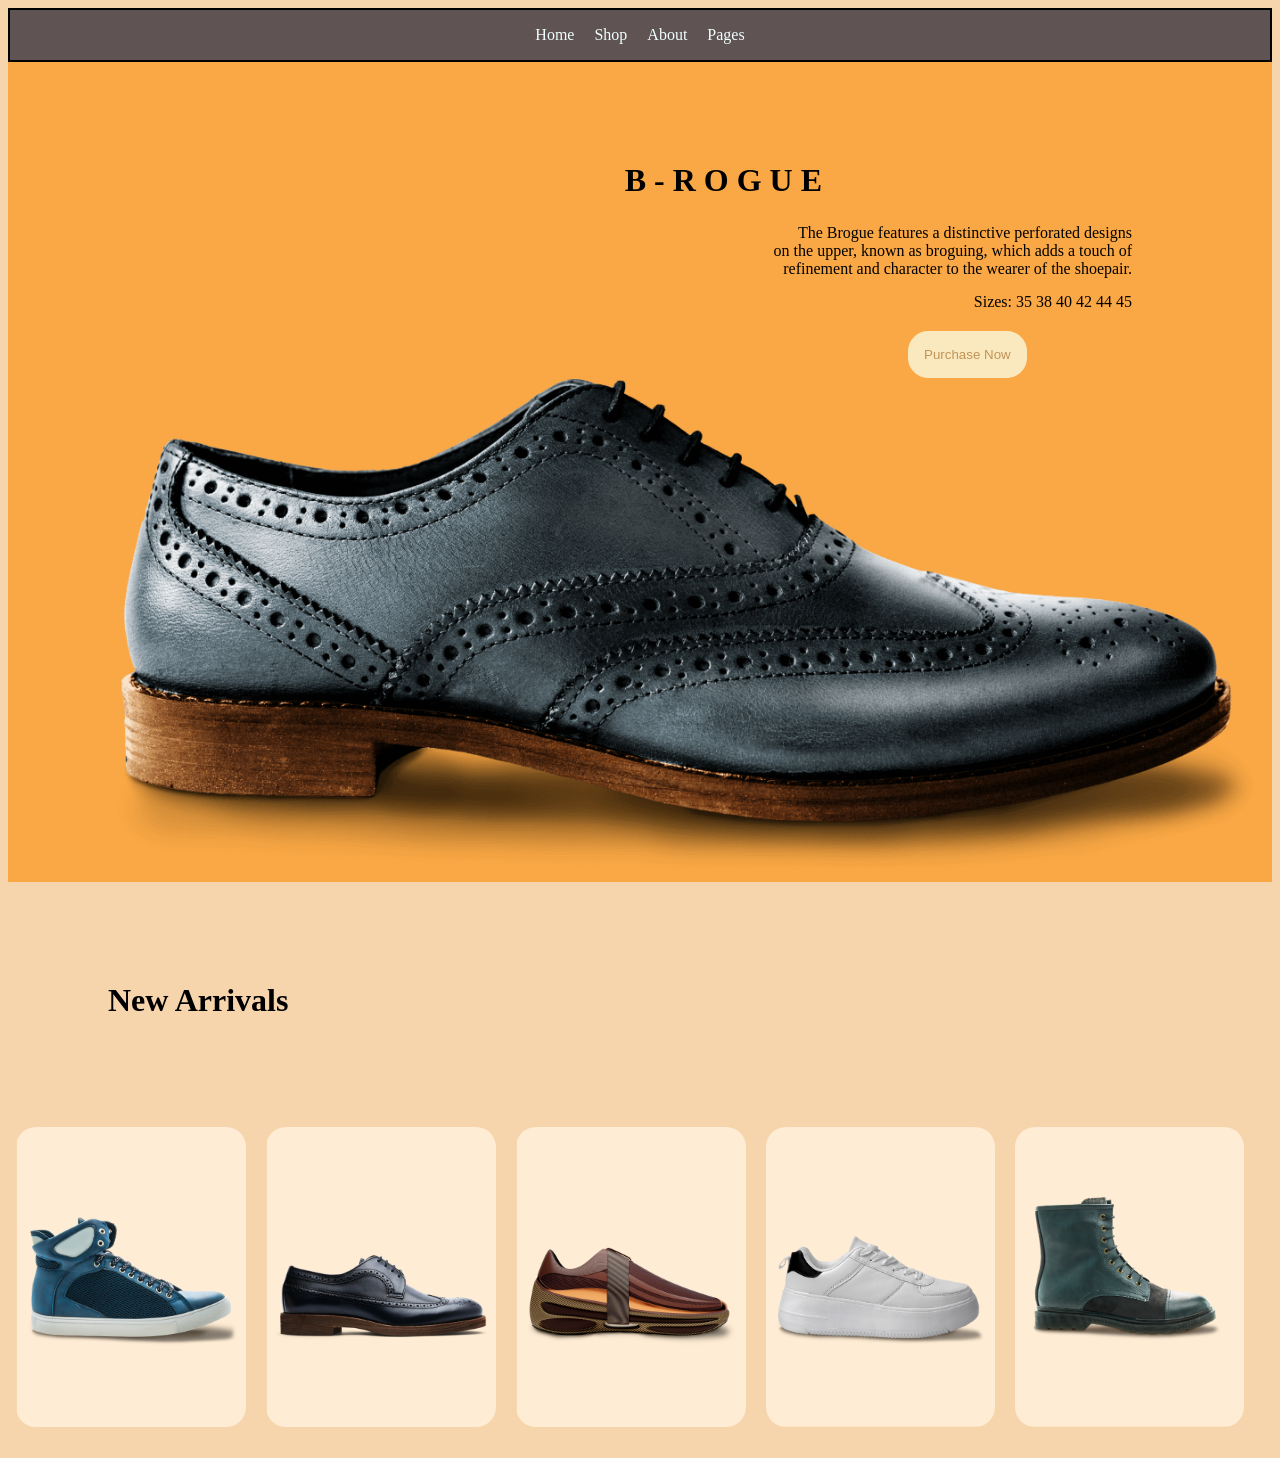
<file: index.html>
<!DOCTYPE html>
<html lang="en">
<head>
    <meta charset="UTF-8">
    <meta name="viewport" content="width=device-width, initial-scale=1.0">
    <title>COBBLER SHOES</title>
    <link rel="stylesheet" href="./sytle.css">
    <link rel="stylesheet" href="https://fontawesome.com/icons/facebook?f=brands&s=solid">
</head>
<body>
    <section>
        <header>
            <nav>
            
                <a href="#">Home</a>
                <a href="./shop.html">Shop</a>
                <a href="./aboutus.html">About</a>
                <a href="./pages.html">Pages</a>
            </nav>
        </header>
      </section>
      <div id="first">
        <h1 id="size">B - R O G U E</h1> 
        <p id="one">The Brogue features a distinctive perforated designs <br> on
          the upper, known as broguing, which adds a touch of <br>
          refinement and character to the wearer of the shoepair.</p> 
          <p id="two">Sizes: 35  38  40  42  44  45</p>

          <button>Purchase Now</button> 

           <img id="p1" src="./object-1 (1).png" alt=""> 
      </div>
      <div id="second">
        <h1>
          <b> New Arrivals </b>
        </h1>
        <img id="p2" src="./p-1.png" >
        <img id="p2" src="./p-2.png" alt="">
        <img id="p2" src="./p-3.png" alt="">
        <img id="p2" src="./p-7.png" alt="">
        <img id="p2" src="./p-8.png" alt="">
        </div>
        <div id="third">
          <h3></h3>
        </div>
    
</body>
</html>
</file>
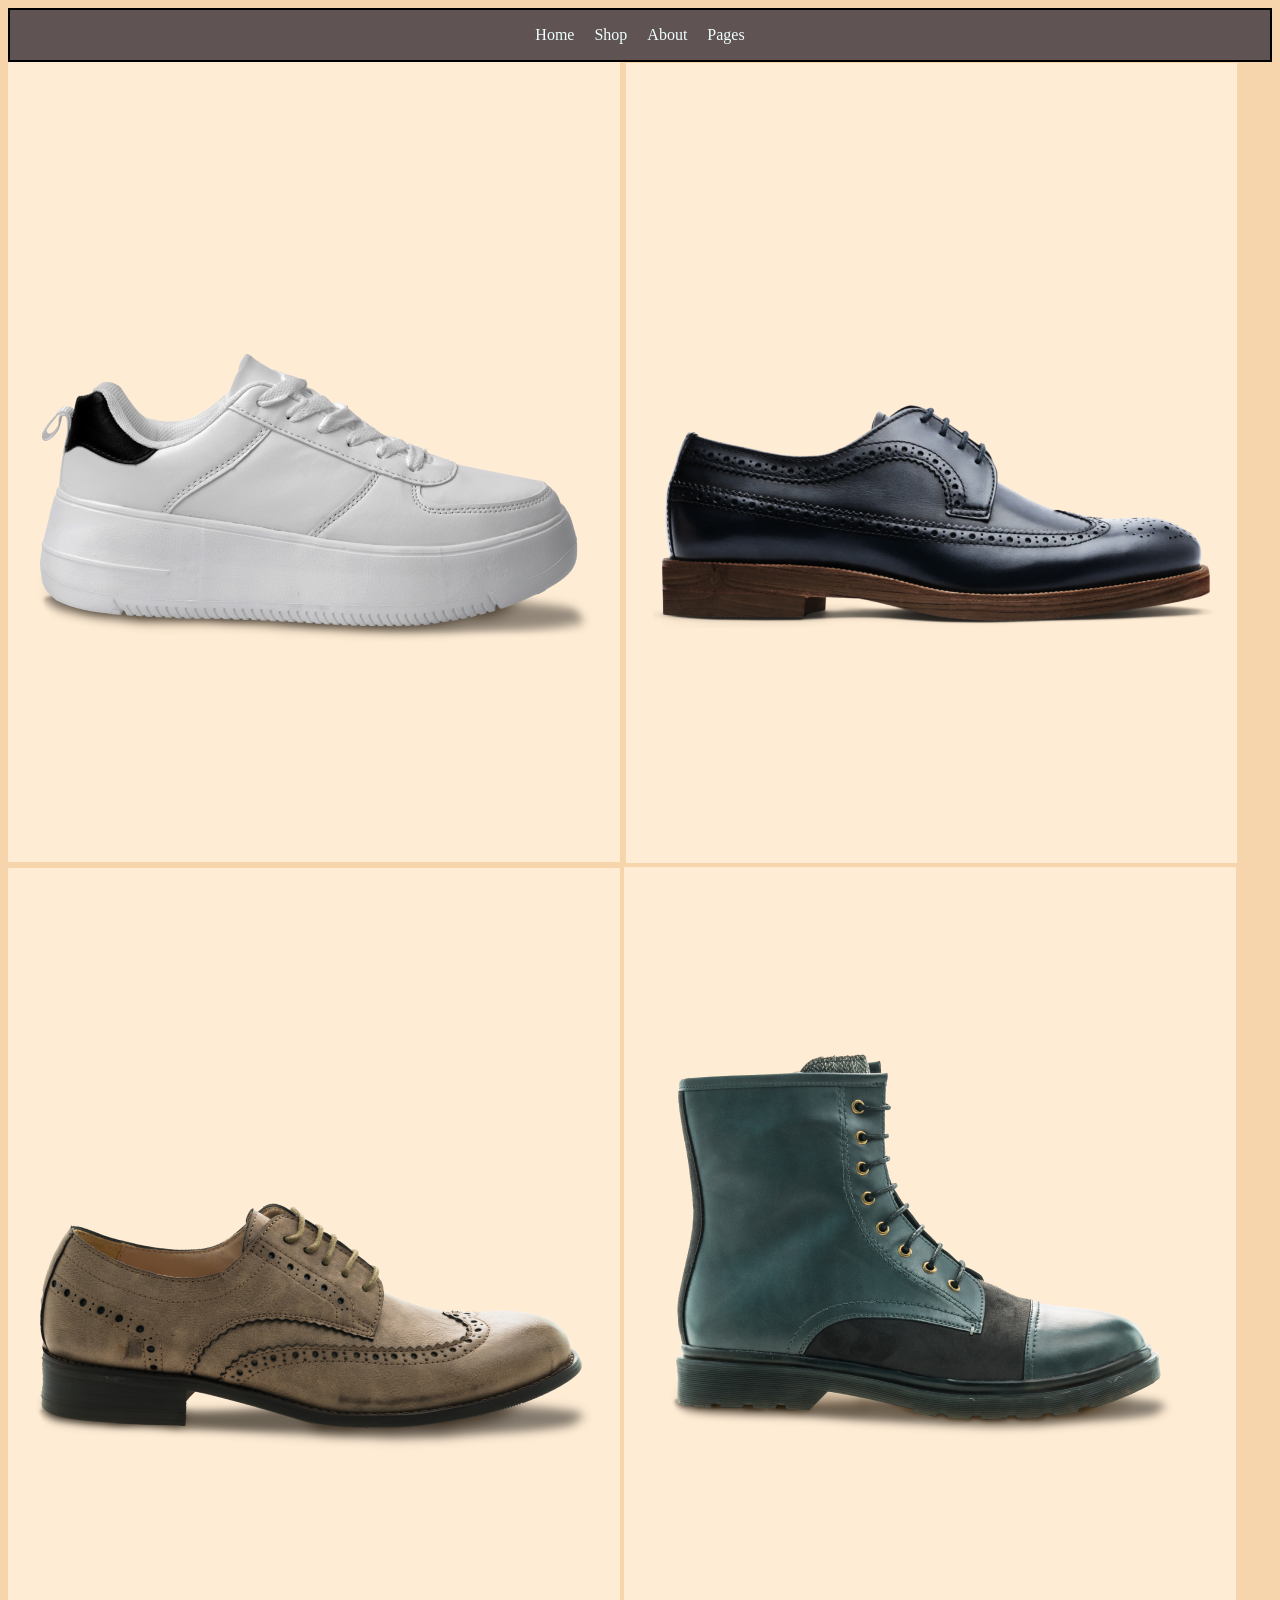
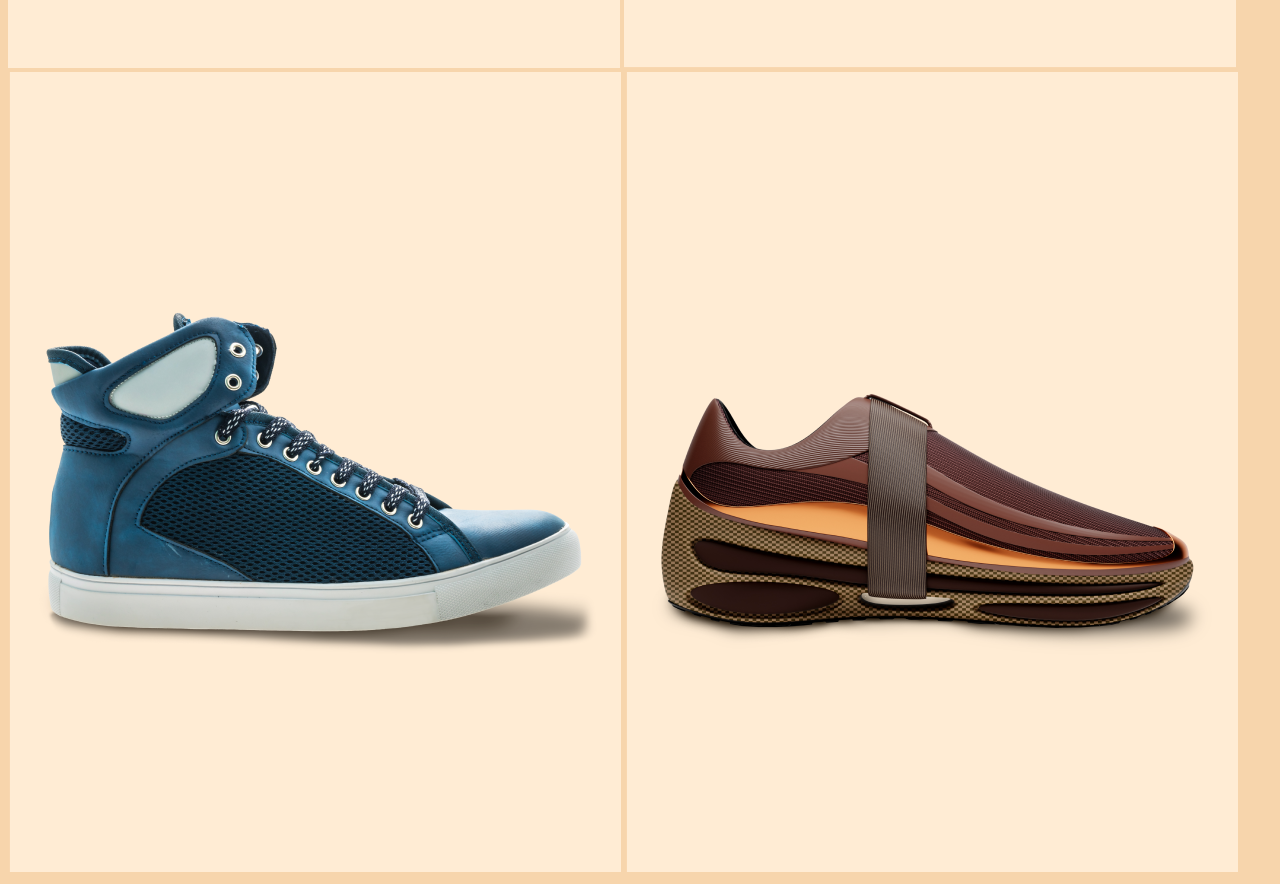
<file: shop.html>
<!DOCTYPE html>
<html lang="en">
<head>
    <meta charset="UTF-8">
    <meta name="viewport" content="width=device-width, initial-scale=1.0">
    <title>COBBLER SHOES</title>
    <link rel="stylesheet" href="./sytle.css">
</head>
<body>
    <section>
        <header>
            <nav>
            
                <a href="./index.html">Home</a>
                <a href="#">Shop</a>
                <a href="./aboutus.html">About</a>
                <a href="./pages.html">Pages</a>
            </nav>
        </header>
      </section>
      <img src="./p-7.png" alt="">
      <img src="./p-2.png" alt="">
      <img src="./p-4.png" alt="">
      <img src="./p-8.png" alt="">
      <img src="./p-1.png" alt="">
      <img src="./p-3.png" alt="">
</body>
</html>
</file>
<file: sytle.css>
nav{
border: 2px solid black;
background-color: rgb(95, 83, 83);
text-align: center;
padding: 16px;
}
a{
    height: 30px;
    width: 30px;
   
    color: azure;
    text-decoration: none;
    margin: 8px;
}
a:hover{
   color: rgb(167, 130, 51);
} 
#size{
    text-align: right;
    margin: 0px 450px 25px 0px;
    padding: 100px 0px 0px 0px;

}
#one{
    text-align: right;
    margin: 0px 140px 15px 0px;
}
#two{
    text-align: right;
    margin: 0px 140px 20px 0px;
}
button{
    border: 1px solid rgb(250, 233, 191);
    text-align: right;
    padding: 15px;
    margin: 0px 0px 0px 900px;
    color: rgb(194, 147, 86);
    background-color: rgb(250, 233, 191);
    border-radius: 20px;

}
#p1{
    height: 500px;
    margin: 0px 0px 0px 100px;
}
#first{
    background-color: rgb(250, 168, 69);
}
button:hover{
    background-color: rgb(95, 72, 48);
    color: antiquewhite;
}
#p2{
    height: 300px;
    margin: 8px;
    border-radius: 20px;
}
h1{
    
    margin: 100px;
}
h5{
    text-decoration: underline;
    height: 300px;
    margin: 20px;
}
#second{
    background-color: rgb(247, 213, 172);
}
 label{
    padding: 40px;
    margin: 20px; 
    display: inline;
}
body{
 background-color:    rgb(247,213,172);
}
</file>
